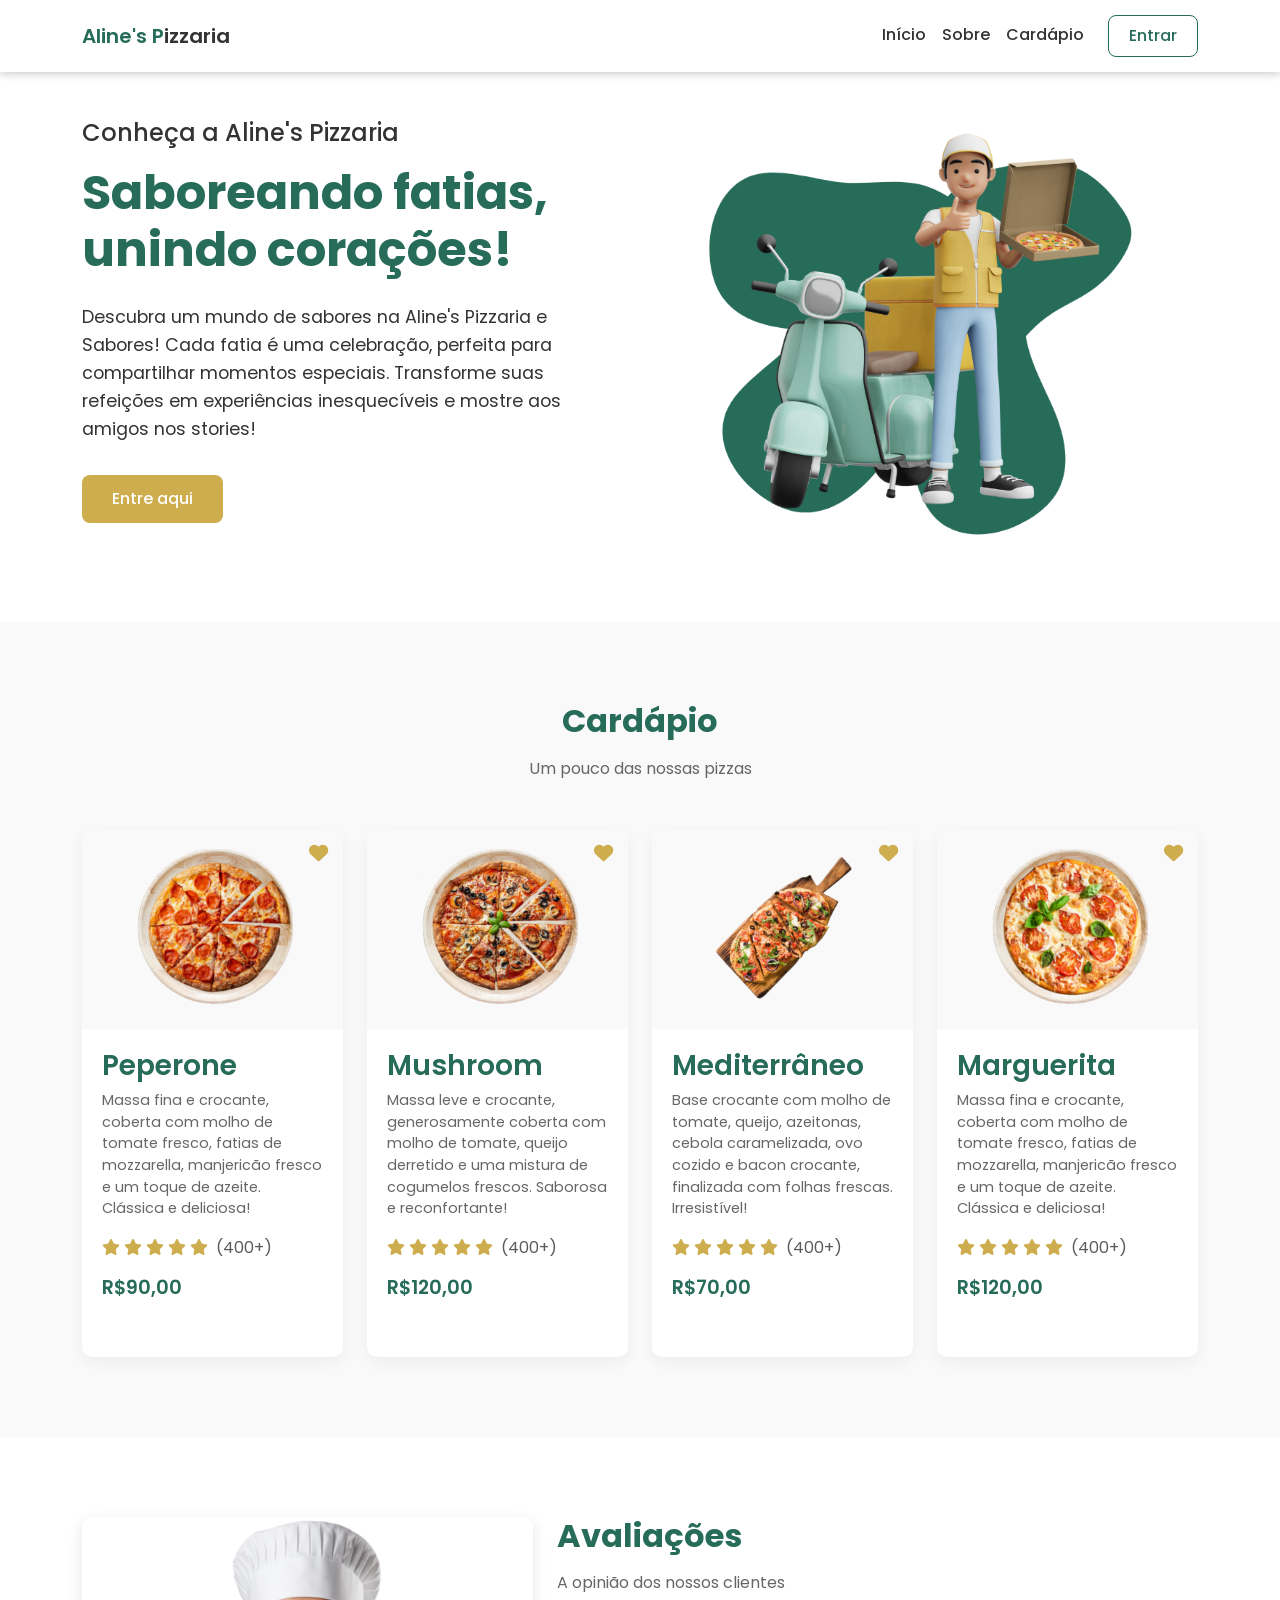
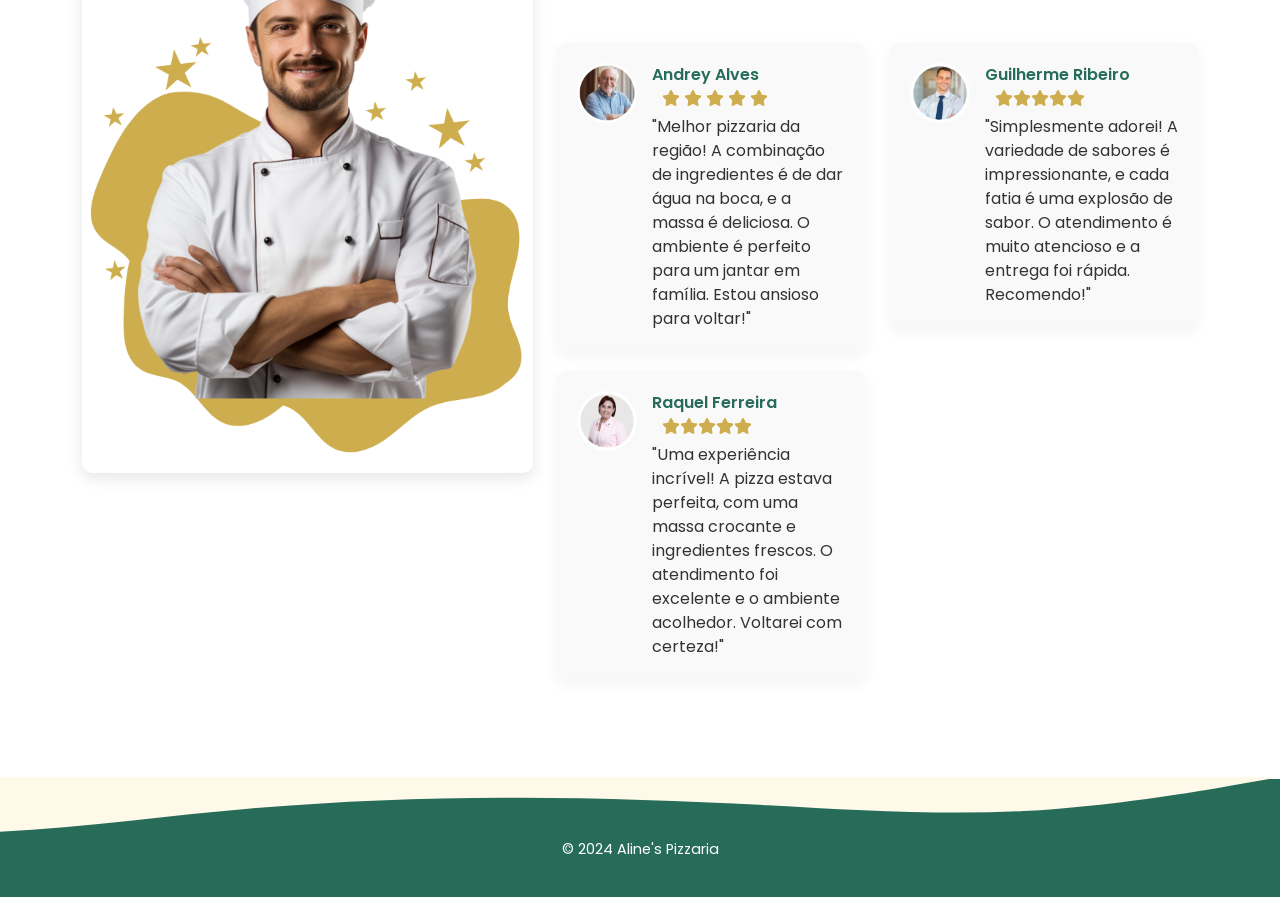
<file: index.html>
<!DOCTYPE html>
<html lang="pt-br">

<head>
    <meta charset="UTF-8">
    <meta name="viewport" content="width=device-width, initial-scale=1.0">
    <title>Aline's Pizzaria</title>
    <!-- Bootstrap CSS -->
    <link href="https://cdn.jsdelivr.net/npm/bootstrap@5.3.0/dist/css/bootstrap.min.css" rel="stylesheet">
    <!-- Font Awesome -->
    <link rel="stylesheet" href="https://cdnjs.cloudflare.com/ajax/libs/font-awesome/6.4.0/css/all.min.css">
    <!-- Google Fonts -->
    <link href="https://fonts.googleapis.com/css2?family=Poppins:wght@300;400;500;600;700&display=swap"
        rel="stylesheet">
    <style>
        :root {
            --primary-color: #266C59;
            --secondary-color: #CEAD4E;
            --light-color: #f9f9f9;
            --dark-color: #333;
        }

        body {
            font-family: 'Poppins', sans-serif;
            color: var(--dark-color);
            background-color: #fff;
        }

        /* Navbar */
        .navbar {
            background-color: #fff;
            box-shadow: 0 0.1rem 0.5rem #ccc;
            padding: 15px 0;
            position: fixed;
            top: 0;
            left: 0;
            right: 0;
            z-index: 1030;
        }

        .navbar-brand {
            font-weight: 600;
            color: var(--primary-color);
        }

        .navbar-brand span:first-child {
            color: var(--primary-color);
        }

        .navbar-brand span:last-child {
            color: var(--dark-color);
        }

        .nav-link {
            color: var(--dark-color);
            font-weight: 500;
            transition: all 0.3s;
        }

        .nav-link:hover {
            color: var(--primary-color);
        }

        .btn-primary-custom {
            background-color: #fff;
            color: var(--primary-color);
            border: 1px solid var(--primary-color);
            border-radius: 8px;
            padding: 8px 20px;
            font-weight: 500;
            transition: all 0.3s;
        }

        .btn-primary-custom:hover {
            background-color: var(--primary-color);
            color: #fff;
        }

        /* Hero Section */
        .hero-section {
            padding-top: 100px;
            padding-bottom: 80px;
        }

        .hero-content h4 {
            font-size: 1.5rem;
            margin-bottom: 1rem;
        }

        .hero-content h1 {
            font-size: 3rem;
            color: var(--primary-color);
            margin-bottom: 1.5rem;
            font-weight: 700;
        }

        .hero-content p {
            font-size: 1.1rem;
            margin-bottom: 2rem;
            line-height: 1.6;
        }

        .hero-btn {
            background-color: var(--secondary-color);
            color: #fff;
            border: none;
            border-radius: 8px;
            padding: 12px 30px;
            font-weight: 500;
            transition: all 0.3s;
        }

        .hero-btn:hover {
            background-color: #fff;
            color: var(--secondary-color);
            border: 1px solid var(--secondary-color);
        }

        /* Menu Section */
        .menu-section {
            padding: 80px 0;
            background-color: var(--light-color);
        }

        .section-title {
            color: var(--primary-color);
            font-weight: 700;
            margin-bottom: 1rem;
        }

        .section-subtitle {
            color: #666;
            margin-bottom: 3rem;
        }

        .dish-card {
            background-color: #fff;
            border-radius: 10px;
            overflow: hidden;
            box-shadow: 0 5px 15px rgba(0, 0, 0, 0.05);
            transition: all 0.3s;
            height: 100%;
            margin-bottom: 30px;
        }

        .dish-card:hover {
            transform: translateY(-10px);
            box-shadow: 0 15px 30px rgba(0, 0, 0, 0.1);
        }

        .dish-img-container {
            height: 200px;
            display: flex;
            align-items: center;
            justify-content: center;
            background-color: var(--light-color);
            padding: 20px;
        }

        .dish-img {
            max-height: 100%;
            max-width: 100%;
            object-fit: contain;
        }

        .dish-body {
            padding: 20px;
        }

        .dish-title {
            color: var(--primary-color);
            font-weight: 600;
            margin-bottom: 0.5rem;
        }

        .dish-description {
            color: #666;
            font-size: 0.9rem;
            margin-bottom: 1rem;
        }

        .dish-rating {
            color: var(--secondary-color);
            margin-bottom: 1rem;
        }

        .dish-price {
            color: var(--primary-color);
            font-weight: 600;
            font-size: 1.2rem;
        }

        .heart-icon {
            position: absolute;
            top: 15px;
            right: 15px;
            color: var(--secondary-color);
            font-size: 1.2rem;
            cursor: pointer;
            z-index: 1;
        }

        /* Testimonials Section */
        .testimonials-section {
            padding: 80px 0;
        }

        .chef-img {
            max-width: 100%;
            border-radius: 10px;
            box-shadow: 0 5px 15px rgba(0, 0, 0, 0.1);
        }

        .testimonial-card {
            background-color: var(--light-color);
            border-radius: 10px;
            padding: 20px;
            box-shadow: 0 5px 15px rgba(0, 0, 0, 0.05);
            margin-bottom: 20px;
        }

        .testimonial-avatar {
            width: 60px;
            height: 60px;
            border-radius: 50%;
            object-fit: cover;
            margin-right: 15px;
        }

        .testimonial-author {
            color: var(--primary-color);
            font-weight: 600;
            margin-bottom: 0.5rem;
        }

        .testimonial-rating {
            color: var(--secondary-color);
            display: inline-block;
            margin-left: 10px;
        }

        /* Footer */
        footer {
            background-color: var(--primary-color);
            color: #fff;
            padding: 60px 0 20px;
            position: relative;
        }

        .wave-img {
            position: absolute;
            top: -2px;
            left: 0;
            width: 100%;
        }

        .copyright {
            font-size: 0.9rem;
        }

        /* Responsive Adjustments */
        @media (max-width: 992px) {
            .hero-content h1 {
                font-size: 2.5rem;
            }

            .hero-img {
                margin-top: 30px;
            }
        }

        @media (max-width: 768px) {
            .hero-content h1 {
                font-size: 2rem;
            }

            .hero-content h4 {
                font-size: 1.2rem;
            }

            .section-title {
                font-size: 1.8rem;
            }
        }

        @media (max-width: 576px) {
            .hero-section {
                padding-top: 80px;
                padding-bottom: 60px;
            }

            .hero-content h1 {
                font-size: 1.8rem;
            }

            .hero-btn {
                padding: 10px 20px;
            }
        }
    </style>
</head>

<body>
    <!-- Navbar -->
    <nav class="navbar navbar-expand-lg navbar-light">
        <div class="container"> <!-- Container para alinhar conteúdo -->
            <a class="navbar-brand" href="#">
                A<span>line's</span> P<span>izzaria</span>
            </a>

            <!-- Botão toggle para menu mobile -->
            <button class="navbar-toggler" type="button" data-bs-toggle="collapse" data-bs-target="#navbarNav"
                aria-controls="navbarNav" aria-expanded="false" aria-label="Toggle navigation">
                <span class="navbar-toggler-icon"></span> <!-- Ícone de hamburguer -->
            </button>

            <!-- Itens do menu -->
            <div class="collapse navbar-collapse" id="navbarNav">
                <ul class="navbar-nav ms-auto"> <!-- ms-auto alinha à direita -->
                    <li class="nav-item">
                        <a class="nav-link" href="index.html">Início</a>
                    </li>
                    <li class="nav-item">
                        <a class="nav-link" href="telaS.html">Sobre</a>
                    </li>
                    <li class="nav-item">
                        <a class="nav-link" href="telaPedido.html">Cardápio</a>
                    </li>
                    <li class="nav-item ms-lg-3"> <!-- Margem apenas em telas grandes -->
                        <a class="btn btn-primary-custom" href="telaLC.html">Entrar</a>
                    </li>
                </ul>
            </div>
        </div>
    </nav>

    <!-- Seção Hero -->
    <section class="hero-section">
        <div class="container">
            <div class="row align-items-center"> <!-- Alinha verticalmente -->
                <!-- Coluna de texto -->
                <div class="col-lg-6">
                    <div class="hero-content">
                        <h4>Conheça a Aline's Pizzaria</h4>
                        <h1>Saboreando fatias, unindo corações!</h1>
                        <p>Descubra um mundo de sabores na Aline's Pizzaria e Sabores! Cada fatia é uma celebração,
                            perfeita para compartilhar momentos especiais. Transforme suas refeições em experiências
                            inesquecíveis e mostre aos amigos nos stories!</p>
                        <a href="telaLC.html" class="btn hero-btn">Entre aqui</a>
                    </div>
                </div>
                <!-- Coluna de imagem -->
                <div class="col-lg-6">
                    <img src="img/img.png" alt="Pizza deliciosa" class="img-fluid hero-img">
                </div>
            </div>
        </div>
    </section>

    <!-- Seção de Cardápio -->
    <section class="menu-section">
        <div class="container">
            <!-- Cabeçalho da seção -->
            <div class="text-center mb-5"> <!-- text-center centraliza, mb-5 margem inferior -->
                <h2 class="section-title">Cardápio</h2>
                <p class="section-subtitle">Um pouco das nossas pizzas</p>
            </div>
            <!-- Grid de produtos -->
            <div class="row">
                <!-- Card de produto (4 por linha em lg, 2 por linha em md) -->
                <div class="col-md-6 col-lg-3">
                    <div class="dish-card position-relative"> <!-- position-relative para ícone absoluto -->
                        <i class="fas fa-heart heart-icon"></i> <!-- Ícone de favorito -->
                        <div class="dish-img-container">
                            <img src="img/p1.png" class="dish-img" alt="Pizza Peperone">
                        </div>
                        <div class="dish-body">
                            <h3 class="dish-title">Peperone</h3>
                            <p class="dish-description">
                                Massa fina e crocante, coberta com molho de tomate fresco, fatias de mozzarella,
                                manjericão fresco e um toque de azeite. Clássica e deliciosa!
                            </p>
                            <div class="dish-rating">
                                <i class="fas fa-star"></i> <!-- Ícone de estrela -->
                                <i class="fas fa-star"></i> <!-- Ícone de estrela -->
                                <i class="fas fa-star"></i> <!-- Ícone de estrela -->
                                <i class="fas fa-star"></i> <!-- Ícone de estrela -->
                                <i class="fas fa-star"></i> <!-- Ícone de estrela -->
                                <span class="text-muted ms-1">(400+)</span> <!-- text-muted cor suave, ms-1 margem -->
                            </div>
                            <h4 class="dish-price">R$90,00</h4>
                        </div>
                    </div>
                </div>

                <!-- Pizza 2 -->
                <div class="col-md-6 col-lg-3">
                    <div class="dish-card position-relative"> <!-- position-relative para ícone absoluto -->
                        <i class="fas fa-heart heart-icon"></i> <!-- Ícone de favorito -->
                        <div class="dish-img-container">
                            <img src="img/p2.png" class="dish-img" alt="Pizza Mushroom">
                        </div>
                        <div class="dish-body">
                            <h3 class="dish-title">Mushroom</h3>
                            <p class="dish-description">
                                Massa leve e crocante, generosamente coberta com molho de tomate, queijo derretido e uma
                                mistura de cogumelos frescos. Saborosa e reconfortante!
                            </p>
                            <div class="dish-rating">
                                <i class="fas fa-star"></i> <!-- Ícone de estrela -->
                                <i class="fas fa-star"></i> <!-- Ícone de estrela -->
                                <i class="fas fa-star"></i> <!-- Ícone de estrela -->
                                <i class="fas fa-star"></i> <!-- Ícone de estrela -->
                                <i class="fas fa-star"></i> <!-- Ícone de estrela -->
                                <span class="text-muted ms-1">(400+)</span> <!-- text-muted cor suave, ms-1 margem -->
                            </div>
                            <h4 class="dish-price">R$120,00</h4>
                        </div>
                    </div>
                </div>


                <!-- Pizza 3 -->
                <div class="col-md-6 col-lg-3">
                    <div class="dish-card position-relative"> <!-- position-relative para ícone absoluto -->
                        <i class="fas fa-heart heart-icon"></i> <!-- Ícone de favorito -->
                        <div class="dish-img-container">
                            <img src="img/p3.png" class="dish-img" alt="Pizza Mediterrâneo">
                        </div>
                        <div class="dish-body">
                            <h3 class="dish-title">Mediterrâneo</h3>
                            <p class="dish-description">
                                Base crocante com molho de tomate, queijo, azeitonas, cebola caramelizada, ovo cozido e
                                bacon crocante, finalizada com folhas frescas. Irresistível!
                            </p>
                            <div class="dish-rating">
                                <i class="fas fa-star"></i> <!-- Ícone de estrela -->
                                <i class="fas fa-star"></i> <!-- Ícone de estrela -->
                                <i class="fas fa-star"></i> <!-- Ícone de estrela -->
                                <i class="fas fa-star"></i> <!-- Ícone de estrela -->
                                <i class="fas fa-star"></i> <!-- Ícone de estrela -->
                                <span class="text-muted ms-1">(400+)</span> <!-- text-muted cor suave, ms-1 margem -->
                            </div>
                            <h4 class="dish-price">R$70,00</h4>
                        </div>
                    </div>
                </div>

                <!-- Pizza 4 -->
                <div class="col-md-6 col-lg-3">
                    <div class="dish-card position-relative"> <!-- position-relative para ícone absoluto -->
                        <i class="fas fa-heart heart-icon"></i> <!-- Ícone de favorito -->
                        <div class="dish-img-container">
                            <img src="img/p4.png" class="dish-img" alt="Pizza Marguerita">
                        </div>
                        <div class="dish-body">
                            <h3 class="dish-title">Marguerita</h3>
                            <p class="dish-description">
                                Massa fina e crocante, coberta com molho de tomate fresco, fatias de mozzarella,
                                manjericão fresco e um toque de azeite. Clássica e deliciosa!
                            </p>
                            <div class="dish-rating">
                                <i class="fas fa-star"></i> <!-- Ícone de estrela -->
                                <i class="fas fa-star"></i> <!-- Ícone de estrela -->
                                <i class="fas fa-star"></i> <!-- Ícone de estrela -->
                                <i class="fas fa-star"></i> <!-- Ícone de estrela -->
                                <i class="fas fa-star"></i> <!-- Ícone de estrela -->
                                <span class="text-muted ms-1">(400+)</span> <!-- text-muted cor suave, ms-1 margem -->
                            </div>
                            <h4 class="dish-price">R$120,00</h4>
                        </div>
                    </div>
                </div>
            </div>
        </div>
    </section>


    <!-- Seção de Depoimentos -->
    <section class="testimonials-section">
        <div class="container">
            <div class="row">
                <!-- Coluna da imagem (visível apenas em lg) -->
                <div class="col-lg-5 d-none d-lg-block">
                    <img src="img/cf.png" class="chef-img" alt="Chef da pizzaria">
                </div>
                <!-- Coluna dos depoimentos -->
                <div class="col-lg-7">
                    <div class="mb-5"> <!-- Margem inferior grande -->
                        <h2 class="section-title">Avaliações</h2>
                        <p class="section-subtitle">A opinião dos nossos clientes</p>
                    </div>  

                    <div class="row">
                        <!-- Card de depoimento -->
                        <div class="col-md-6">
                            <div class="testimonial-card d-flex"> <!-- d-flex para alinhamento flexível -->
                                <img src="img/m11.png" class="testimonial-avatar" alt="Cliente">
                                <div>
                                    <p class="testimonial-author mb-1"> <!-- mb-1 margem pequena inferior -->
                                        Andrey Alves 
                                        <span class="testimonial-rating">
                                            <i class="fas fa-star"></i> <!-- Ícone de estrela -->
                                            <i class="fas fa-star"></i> <!-- Ícone de estrela -->
                                            <i class="fas fa-star"></i> <!-- Ícone de estrela -->
                                            <i class="fas fa-star"></i> <!-- Ícone de estrela -->
                                            <i class="fas fa-star"></i> <!-- Ícone de estrela -->
                                        </span>

                                    
                                    <p class="mb-0">
                                        "Melhor pizzaria da região! A combinação de ingredientes é de dar água na boca,
                                        e a massa é deliciosa. O ambiente é perfeito para um jantar em família. Estou
                                        ansioso para voltar!"
                                    </p>
                                </div>
                            </div>
                        </div>

                        <!-- Testimonial 2 -->
                        <div class="col-md-6">
                            <div class="testimonial-card d-flex">
                                <img src="img/m22.png" class="testimonial-avatar" alt="Cliente Guilherme Ribeiro">
                                <div>
                                    <p class="testimonial-author mb-1">
                                        Guilherme Ribeiro <span class="testimonial-rating"><i class="fas fa-star"></i><i
                                                class="fas fa-star"></i><i class="fas fa-star"></i><i
                                                class="fas fa-star"></i><i class="fas fa-star"></i></span>
                                    </p>
                                    <p class="mb-0">
                                        "Simplesmente adorei! A variedade de sabores é impressionante, e cada fatia é
                                        uma explosão de sabor. O atendimento é muito atencioso e a entrega foi rápida.
                                        Recomendo!"
                                    </p>
                                </div>
                            </div>
                        </div>

                        <!-- Testimonial 3 -->
                        <div class="col-md-6">
                            <div class="testimonial-card d-flex">
                                <img src="img/m.png" class="testimonial-avatar" alt="Cliente Raquel Ferreira">
                                <div>
                                    <p class="testimonial-author mb-1">
                                        Raquel Ferreira <span class="testimonial-rating"><i class="fas fa-star"></i><i
                                                class="fas fa-star"></i><i class="fas fa-star"></i><i
                                                class="fas fa-star"></i><i class="fas fa-star"></i></span>
                                    </p>
                                    <p class="mb-0">
                                        "Uma experiência incrível! A pizza estava perfeita, com uma massa crocante e
                                        ingredientes frescos. O atendimento foi excelente e o ambiente acolhedor.
                                        Voltarei com certeza!"
                                    </p>
                                </div>
                            </div>
                        </div>
                    </div>
                </div>
            </div>
        </div>
    </section>

    <!-- Footer -->
    <footer>
        <img src="wave.svg" class="wave-img" alt="Onda decorativa">
        <div class="container">
            <div class="text-center">
                <p class="copyright">&copy 2024 Aline's Pizzaria</p>
            </div>
        </div>
    </footer>

    <!-- Bootstrap JS -->
    <script src="https://cdn.jsdelivr.net/npm/bootstrap@5.3.0/dist/js/bootstrap.bundle.min.js"></script>
    <script>
        // Toggle heart icon color
        document.querySelectorAll('.heart-icon').forEach(icon => {
            icon.addEventListener('click', function () {
                this.classList.toggle('text-danger');
            });
        });
    </script>
</body>

</html>
</file>
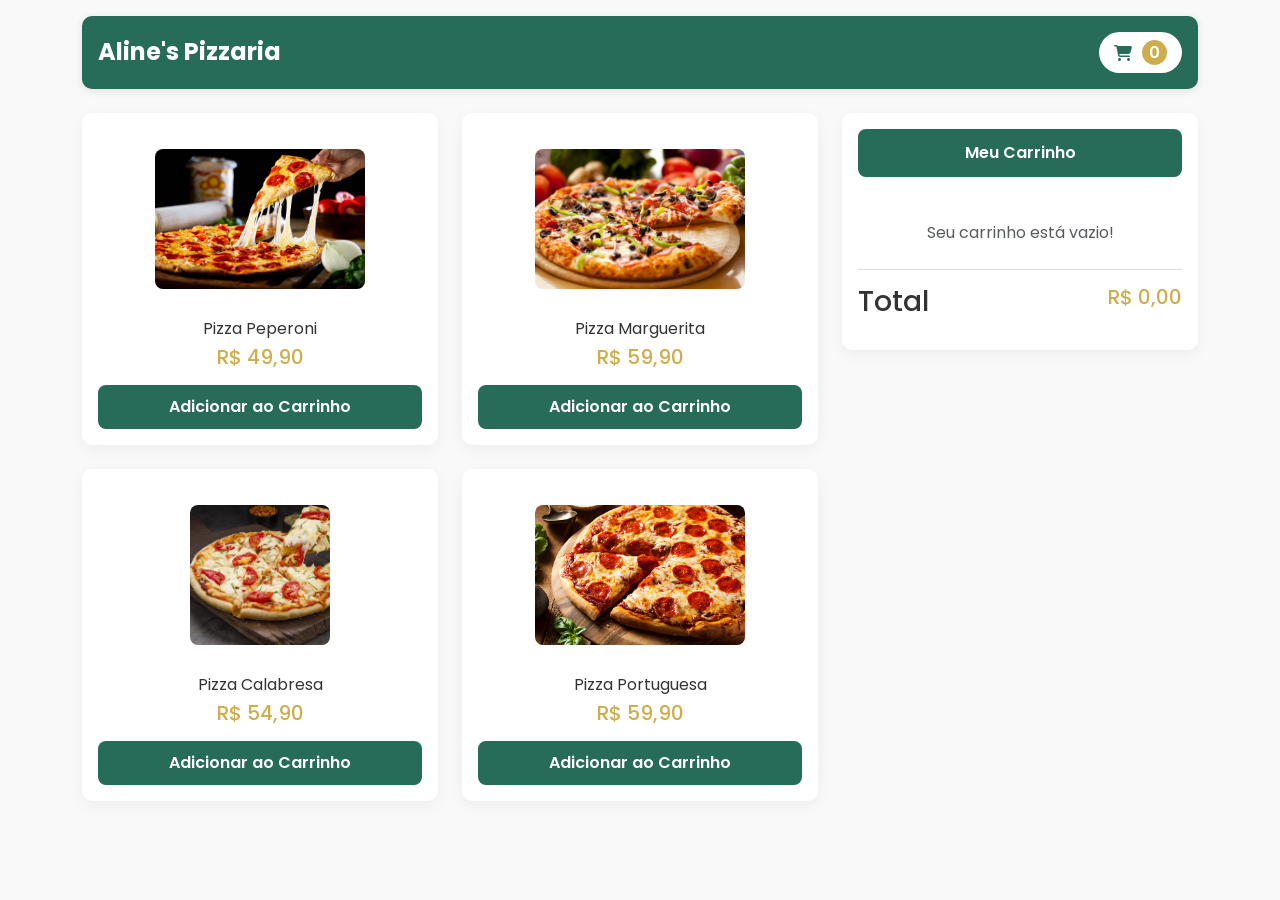
<file: fazerPedido.html>
<!DOCTYPE html>
<html lang="pt-br">
<head>
    <meta charset="UTF-8">
    <meta name="viewport" content="width=device-width, initial-scale=1.0">
    <title>Carrinho - Aline's Pizzaria</title>
    <!-- Bootstrap CSS -->
    <link href="https://cdn.jsdelivr.net/npm/bootstrap@5.3.0/dist/css/bootstrap.min.css" rel="stylesheet">
    <!-- Font Awesome -->
    <link rel="stylesheet" href="https://cdnjs.cloudflare.com/ajax/libs/font-awesome/6.4.0/css/all.min.css">
    <!-- Google Fonts -->
    <link href="https://fonts.googleapis.com/css2?family=Poppins:ital,wght@0,100;0,200;0,300;0,400;0,500;0,600;0,700;0,800;0,900;1,100;1,200;1,300;1,400;1,500;1,600;1,700;1,800;1,900&display=swap" rel="stylesheet">
    <style>
        body {
            font-family: "Poppins", sans-serif;
            background-color: #f9f9f9;
            color: #333;
        }

        .header {
            background-color: #266C59;
            border-radius: 10px;
            box-shadow: 0 2px 10px rgba(0,0,0,0.1);
        }

        .logo {
            font-size: 1.5rem;
            font-weight: bold;
            color: white;
        }

        .cart-btn {
            background-color: white;
            border-radius: 30px;
            padding: 8px 15px;
            transition: all 0.3s;
        }

        .cart-btn:hover {
            transform: translateY(-2px);
            box-shadow: 0 4px 8px rgba(0,0,0,0.1);
        }

        .fa-shopping-cart {
            color: #266C59;
            margin-right: 10px;
        }

        .cart-count {
            width: 25px;
            height: 25px;
            border-radius: 50%;
            background-color: #CEAD4E;
            color: white;
            font-weight: 600;
            display: flex;
            justify-content: center;
            align-items: center;
        }

        .product-card {
            background-color: white;
            border-radius: 10px;
            box-shadow: 0 5px 15px rgba(0,0,0,0.05);
            transition: transform 0.3s;
            height: 100%;
            display: flex;
            flex-direction: column;
        }

        .product-card:hover {
            transform: translateY(-5px);
            box-shadow: 0 10px 20px rgba(0,0,0,0.1);
        }

        .product-img {
            height: 180px;
            display: flex;
            justify-content: center;
            align-items: center;
            padding: 20px;
        }

        .product-img img {
            max-width: 100%;
            max-height: 100%;
            object-fit: cover;
            border-radius: 8px;
        }

        .product-price {
            color: #CEAD4E;
            font-size: 1.25rem;
            margin-bottom: 15px;
        }

        .add-to-cart-btn {
            background-color: #266C59;
            border: none;
            border-radius: 8px;
            padding: 10px;
            color: white;
            font-weight: 600;
            transition: all 0.3s;
            width: 100%;
        }

        .add-to-cart-btn:hover {
            background-color: #1E5545;
        }

        .cart-sidebar {
            background-color: white;
            border-radius: 10px;
            box-shadow: 0 5px 15px rgba(0,0,0,0.05);
        }

        .cart-header {
            background-color: #266C59;
            color: white;
            border-radius: 8px;
            padding: 12px;
            text-align: center;
            font-weight: 600;
            margin-bottom: 20px;
        }

        .cart-item {
            display: flex;
            align-items: center;
            padding: 12px;
            background-color: #f9f9f9;
            border-radius: 8px;
            margin-bottom: 10px;
            border-left: 4px solid #CEAD4E;
        }

        .cart-item-img {
            width: 50px;
            height: 50px;
            border-radius: 50%;
            border: 2px solid #266C59;
            display: flex;
            align-items: center;
            justify-content: center;
            overflow: hidden;
        }

        .cart-item-img img {
            width: 100%;
            height: 100%;
            object-fit: cover;
        }

        .cart-item-info {
            flex: 1;
            margin: 0 15px;
        }

        .cart-item-price {
            color: #CEAD4E;
            font-weight: 600;
        }

        .fa-trash {
            color: #e74c3c;
            cursor: pointer;
            transition: all 0.3s;
        }

        .fa-trash:hover {
            transform: scale(1.1);
        }

        .cart-footer {
            padding: 15px 0;
            border-top: 1px solid #ddd;
        }

        .total-price {
            color: #CEAD4E;
            font-size: 1.25rem;
        }

        .checkout-btn {
            background-color: #CEAD4E;
            border: none;
            border-radius: 8px;
            padding: 12px;
            color: white;
            font-weight: 600;
            transition: all 0.3s;
            width: 100%;
        }

        .checkout-btn:hover {
            background-color: #B89A43;
        }
    </style>
</head>
<body>
    <div class="container my-3">
        <header class="header d-flex justify-content-between align-items-center p-3 mb-4">
            <h1 class="logo m-0">Aline's Pizzaria</h1>
            <div class="cart-btn d-flex align-items-center">
                <i class="fas fa-shopping-cart"></i>
                <div class="cart-count" id="cart-count">0</div>
            </div>
        </header>

        <div class="row">
            <div class="col-lg-8">
                <div class="row row-cols-1 row-cols-md-2 g-4">
                    <!-- Produto 1 -->
                    <div class="col">
                        <form action="filtros/criar.php" method="post" class="h-100">
                            <div class="product-card p-3 h-100">
                                <div class="product-img">
                                    <img src="img/pizza11.jpg" alt="Pizza Peperoni" class="img-fluid">
                                </div>
                                <div class="text-center mt-2">
                                    <p class="mb-1">Pizza Peperoni</p>
                                    <h3 class="product-price mb-3">R$ 49,90</h3>
                                    <input type="hidden" name="id_produto" value="1">
                                    <input type="hidden" name="valor" value="49.90">
                                    <button type="submit" class="add-to-cart-btn" name="addCarrinho">Adicionar ao Carrinho</button>
                                </div>
                            </div>
                        </form>
                    </div>

                    <!-- Produto 2 -->
                    <div class="col">
                        <form action="filtros/criar.php" method="post" class="h-100">
                            <div class="product-card p-3 h-100">
                                <div class="product-img">
                                    <img src="img/pizza22.jpg" alt="Pizza Marguerita" class="img-fluid">
                                </div>
                                <div class="text-center mt-2">
                                    <p class="mb-1">Pizza Marguerita</p>
                                    <h3 class="product-price mb-3">R$ 59,90</h3>
                                    <input type="hidden" name="id_produto" value="2">
                                    <input type="hidden" name="valor" value="59.90">
                                    <button type="submit" class="add-to-cart-btn" name="addCarrinho">Adicionar ao Carrinho</button>
                                </div>
                            </div>
                        </form>
                    </div>

                    <!-- Produto 3 -->
                    <div class="col">
                        <form action="filtros/criar.php" method="post" class="h-100">
                            <div class="product-card p-3 h-100">
                                <div class="product-img">
                                    <img src="img/pizza33.webp" alt="Pizza Calabresa" class="img-fluid">
                                </div>
                                <div class="text-center mt-2">
                                    <p class="mb-1">Pizza Calabresa</p>
                                    <h3 class="product-price mb-3">R$ 54,90</h3>
                                    <input type="hidden" name="id_produto" value="3">
                                    <input type="hidden" name="valor" value="54.90">
                                    <button type="submit" class="add-to-cart-btn" name="addCarrinho">Adicionar ao Carrinho</button>
                                </div>
                            </div>
                        </form>
                    </div>

                    <!-- Produto 4 -->
                    <div class="col">
                        <form action="filtros/criar.php" method="post" class="h-100">
                            <div class="product-card p-3 h-100">
                                <div class="product-img">
                                    <img src="img/pizza44.jpg" alt="Pizza Portuguesa" class="img-fluid">
                                </div>
                                <div class="text-center mt-2">
                                    <p class="mb-1">Pizza Portuguesa</p>
                                    <h3 class="product-price mb-3">R$ 59,90</h3>
                                    <input type="hidden" name="id_produto" value="4">
                                    <input type="hidden" name="valor" value="59.90">
                                    <button type="submit" class="add-to-cart-btn" name="addCarrinho">Adicionar ao Carrinho</button>
                                </div>
                            </div>
                        </form>
                    </div>
                </div>
            </div>

            <div class="col-lg-4 mt-4 mt-lg-0">
                <div class="cart-sidebar p-3">
                    <div class="cart-header">
                        Meu Carrinho
                    </div>
                    <div id="carrinho-itens"></div>
                    <div class="text-center py-4 text-muted" id="carrinho-vazio">Seu carrinho está vazio!</div>
                    <div class="cart-footer d-flex justify-content-between">
                        <h3 class="m-0">Total</h3>
                        <h3 class="total-price m-0" id="total-preco">R$ 0,00</h3>
                    </div>
                    <button id="finalizar-compra" class="checkout-btn mt-3" onclick="finalizarCompra()" style="display:none;">Finalizar Compra</button>
                </div>
            </div>
        </div>
    </div>

    <!-- Bootstrap JS Bundle with Popper -->
    <script src="https://cdn.jsdelivr.net/npm/bootstrap@5.3.0/dist/js/bootstrap.bundle.min.js"></script>

    <script>
        // Carrinho de compras
        let cart = [];
        const cartCount = document.getElementById('cart-count');
        const cartItems = document.getElementById('carrinho-itens');
        const emptyCart = document.getElementById('carrinho-vazio');
        const totalPrice = document.getElementById('total-preco');
        const checkoutBtn = document.getElementById('finalizar-compra');

        // Adicionar produto ao carrinho
        document.querySelectorAll('form').forEach(form => {
            form.addEventListener('submit', function(e) {
                e.preventDefault();
                
                const formData = new FormData(this);
                const productId = formData.get('id_produto');
                const productPrice = parseFloat(formData.get('valor'));
                const productName = this.querySelector('p').textContent;
                const productImg = this.querySelector('img').src;
                
                addToCart(productId, productName, productPrice, productImg);
            });
        });

        function addToCart(id, name, price, img) {
            // Verifica se o produto já está no carrinho
            const existingItem = cart.find(item => item.id === id);
            
            if (existingItem) {
                existingItem.quantity += 1;
            } else {
                cart.push({
                    id,
                    name,
                    price,
                    img,
                    quantity: 1
                });
            }
            
            updateCart();
        }

        function updateCart() {
            // Atualiza contador do carrinho
            const totalItems = cart.reduce((sum, item) => sum + item.quantity, 0);
            cartCount.textContent = totalItems;
            
            // Atualiza lista de itens
            cartItems.innerHTML = '';
            
            if (cart.length === 0) {
                emptyCart.style.display = 'block';
                checkoutBtn.style.display = 'none';
            } else {
                emptyCart.style.display = 'none';
                checkoutBtn.style.display = 'block';
                
                cart.forEach(item => {
                    const cartItem = document.createElement('div');
                    cartItem.className = 'cart-item';
                    cartItem.innerHTML = `
                        <div class="cart-item-img">
                            <img src="${item.img}" alt="${item.name}">
                        </div>
                        <div class="cart-item-info">
                            <h4 class="mb-1">${item.name}</h4>
                            <p class="cart-item-price m-0">R$ ${item.price.toFixed(2)} x ${item.quantity}</p>
                        </div>
                        <i class="fas fa-trash" onclick="removeFromCart('${item.id}')"></i>
                    `;
                    cartItems.appendChild(cartItem);
                });
            }
            
            // Atualiza total
            const total = cart.reduce((sum, item) => sum + (item.price * item.quantity), 0);
            totalPrice.textContent = `R$ ${total.toFixed(2)}`;
        }

        function removeFromCart(id) {
            const itemIndex = cart.findIndex(item => item.id === id);
            
            if (itemIndex !== -1) {
                if (cart[itemIndex].quantity > 1) {
                    cart[itemIndex].quantity -= 1;
                } else {
                    cart.splice(itemIndex, 1);
                }
                
                updateCart();
            }
        }

        function finalizarCompra() {
            if (cart.length === 0) {
                alert('Seu carrinho está vazio!');
                return;
            }
            
            alert('Compra finalizada com sucesso! Obrigado por escolher a Aline\'s Pizzaria!');
            cart = [];
            updateCart();
        }
    </script>
</body>
</html>
</file>
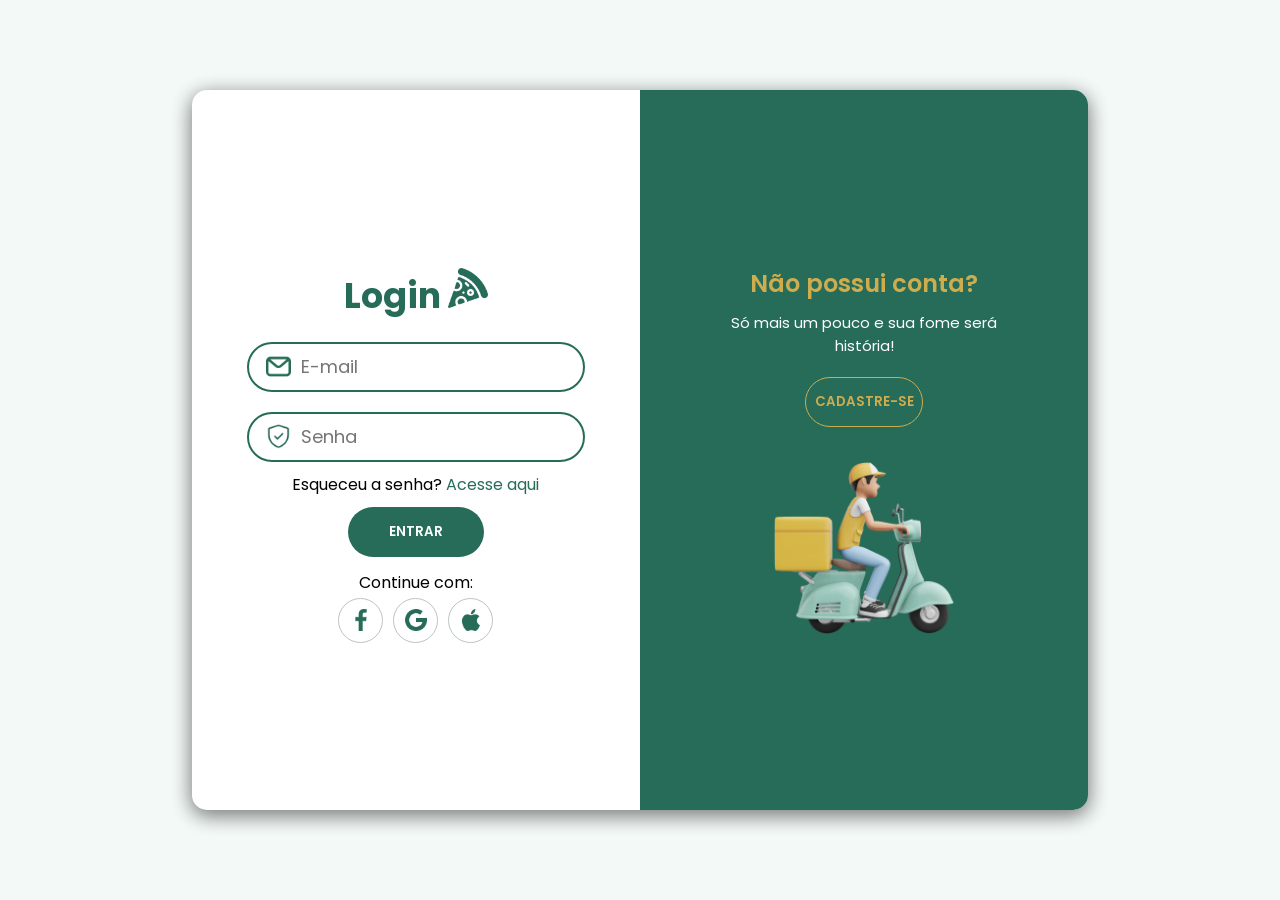
<file: telaLC.html>
<!DOCTYPE html>
<html lang="pt-br">

<head>
    <meta charset="UTF-8">
    <meta name="viewport" content="width=device-width, initial-scale=1.0">
    <link rel="stylesheet" href="css/telaLC.css">
    <script src="https://code.jquery.com/jquery-3.7.1.js"
        integrity="sha256-eKhayi8LEQwp4NKxN+CfCh+3qOVUtJn3QNZ0TciWLP4=" crossorigin="anonymous" defer></script>

    <title>login</title>
</head>

<body>

    <div class="container">
        <div class="signin-signup">
            <form action="" class="sign-in-form">
                <h2 class="title">Login <img class="lg" src="icon/pizza (2).png" alt=""></h2>
                <div class="inputfield">
                    <img class="icon" src="icon/email (2).png" alt="">
                    <input type="text" placeholder="E-mail" id="email" required>
                </div>
                <div class="inputfield">
                    <img class="icon" src="icon/escudo.png" alt="">
                    <input type="password" placeholder="Senha" id="senha" required>
                </div>
                <p>Esqueceu a senha? <a href="#" class="acessa">Acesse aqui</a></p>
                <input type="submit" value="Entrar" class="btn" id="butLogar">
                <p class="social-text">Continue com:</p>
                <div class="social-media">
                    <a href="#" class="social-icon">
                        <img class="img img_borda" src="icon/facebook-app-symbol.png" alt="">
                    </a>
                    <a href="" class="social-icon">
                        <img class="img img_borda" src="icon/google.png" alt="">
                    </a>
                    <a href="" class="social-icon">
                        <img class="img img_borda" src="icon/apple-logo.png" alt="">
                    </a>
                </div>
                <p class="account-text">Não possui conta? <a href="#" id="sign-up-btn2">Cadastre-se</a></p>
            </form>
            <form action="" class="sign-up-form">
                <h2 class="title">Cadastre-se <img class="lg" src="icon/pizza (2).png" alt=""></h2>
                <div class="inputfield">
                    <img class="icon" src="icon/perfil.png" alt="">
                    <input type="text" placeholder="Nome" id="nome" required>
                </div>
                <div class="inputfield">
                    <img class="icon" src="icon/email (2).png" alt="">
                    <input type="text" placeholder="E-mail" id="user" required>
                </div>
                <div class="inputfield">
                    <img class="icon" src="icon/phone-call.png" alt="">
                    <input type="tel" placeholder="Telefone" id="telefone" required>
                </div>
                <div class="inputfield">
                    <img class="icon" src="icon/escudo (1).png" alt="">
                    <input type="password" placeholder="Senha" id="password" required>
                </div>
                <div class="inputfield">
                    <img class="icon" src="icon/escudo.png" alt="">
                    <input type="confpassword" placeholder="Confirmar senha" required>
                </div>
                <input type="submit" value="Cadastrar" class="btn" id="btnCadastrar">
                <p class="social-text">Cadastre-se com:</p>
                <div class="social-media">
                    <a href="#" class="social-icon">
                        <img class="img img_borda" src="icon/facebook-app-symbol.png" alt="">
                    </a>
                    <a href="" class="social-icon">
                        <img class="img img_borda" src="icon/google.png" alt="">
                    </a>
                    <a href="" class="social-icon">
                        <img class="img img_borda" src="icon/apple-logo.png" alt="">
                    </a>
                </div>
                <p class="account-text">Já possui conta? <a href="#" id="sign-in-btn2">Entrar</a></p>
            </form>
        </div>
        <div class="panels-container">
            <div class="panel left-panel">
                <div class="content">
                    <h3>Já possui conta?</h3>
                    <p>A solução para sua fome está aqui!</p>
                    <a href="index.html"><button class="btn-primary" id="sign-in-btn">Entrar</button></a>
                </div>
                <img src="img/img1.png" alt="" class="image">
            </div>
            <div class="panel right-panel">
                <div class="content">
                    <h3>Não possui conta?</h3>
                    <p>Só mais um pouco e sua fome será história!</p>
                    <a href="index.html"><button class="btn-second" id="sign-up-btn">Cadastre-se</button></a>
                </div>
                <img src="img/img2.png" alt="" class="image">
            </div>
        </div>
    </div>

</body>
<script>
    const sign_in_btn = document.querySelector("#sign-in-btn");
    const sign_up_btn = document.querySelector("#sign-up-btn");
    const container = document.querySelector(".container");
    const sign_in_btn2 = document.querySelector("#sign-in-btn2");
    const sign_up_btn2 = document.querySelector("#sign-up-btn2");

    sign_up_btn.addEventListener("click", () => {
        container.classList.add("sign-up-mode");
    });

    sign_in_btn.addEventListener("click", () => {
        container.classList.remove("sign-up-mode");
    });

    sign_up_btn2.addEventListener("click", () => {
        container.classList.add("sign-up-mode2");
    });

    sign_in_btn2.addEventListener("click", () => {
        container.classList.remove("sign-up-mode2");
    });
</script>

</html>
</file>
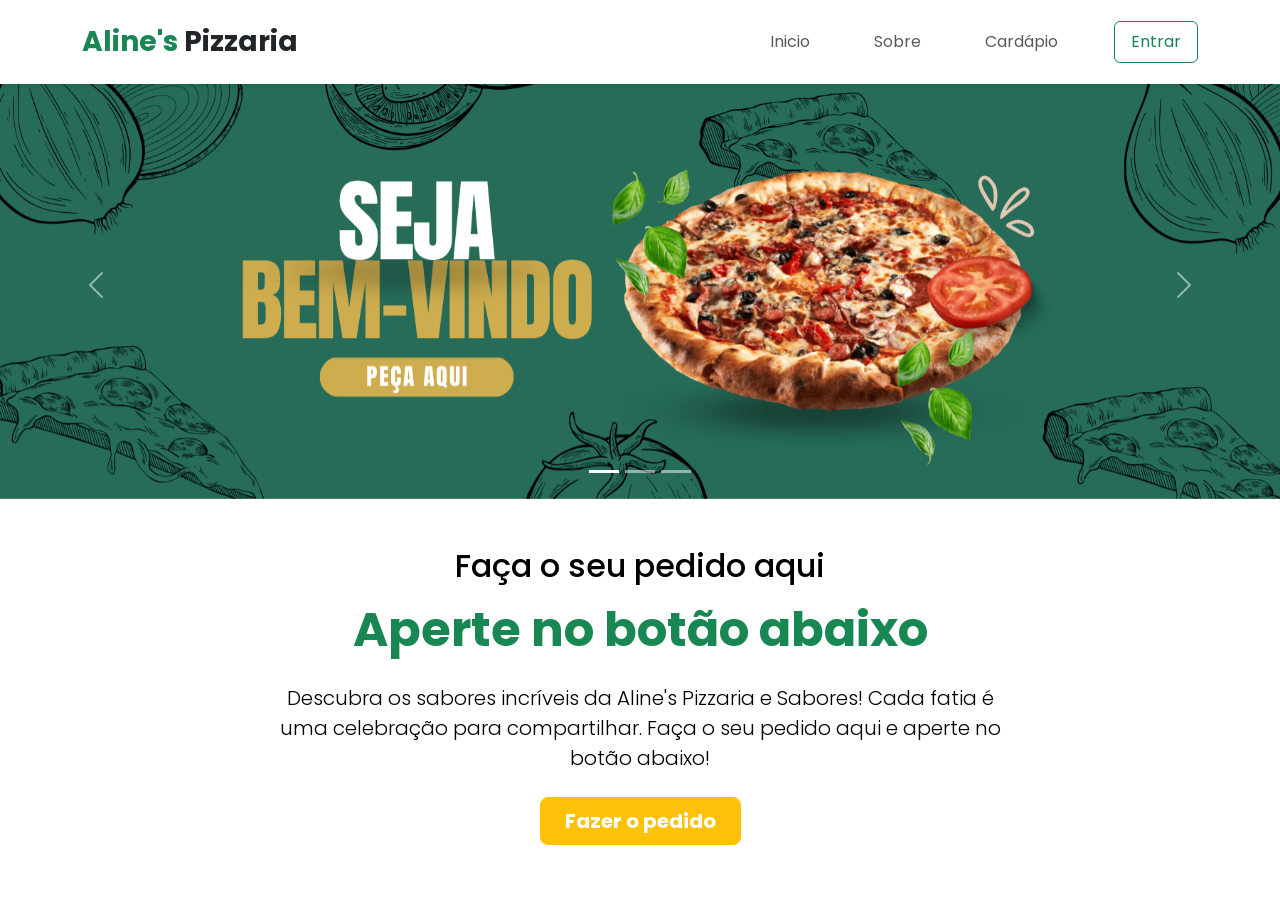
<file: telaPedido.html>
<!DOCTYPE html>
<html lang="pt-br">
<head>
    <!-- Meta tags obrigatórias -->
    <meta charset="UTF-8">
    <meta name="viewport" content="width=device-width, initial-scale=1.0">
    
    <!-- Bootstrap CSS -->
    <link href="https://cdn.jsdelivr.net/npm/bootstrap@5.3.0/dist/css/bootstrap.min.css" rel="stylesheet">
    
    <!-- Font Awesome -->
    <link rel="stylesheet" href="https://cdnjs.cloudflare.com/ajax/libs/font-awesome/6.4.0/css/all.min.css">
    
    <!-- CSS personalizado -->
    <link rel="stylesheet" href="css/principal.css">
    
    <title>Aline`s Pizzaria</title>
</head>

<body>
    <!-- Navbar Bootstrap -->
    <header>
        <nav class="navbar navbar-expand-lg navbar-light bg-white fixed-top shadow-sm py-3">
            <div class="container">
                <!-- Logo -->
                <a class="navbar-brand fw-bold fs-3" href="#">
                    <span class="text-success">Aline's</span> <span class="text-dark">Pizzaria</span>
                </a>
                
                <!-- Botão hamburguer -->
                <button class="navbar-toggler" type="button" data-bs-toggle="collapse" data-bs-target="#navbarNav" 
                        aria-controls="navbarNav" aria-expanded="false" aria-label="Toggle navigation">
                    <span class="navbar-toggler-icon"></span>
                </button>
                
                <!-- Itens do menu -->
                <div class="collapse navbar-collapse" id="navbarNav">
                    <ul class="navbar-nav ms-auto align-items-lg-center gap-lg-5">
                        <li class="nav-item">
                            <a class="nav-link" href="index.html">Inicio</a>
                        </li>
                        <li class="nav-item">
                            <a class="nav-link" href="telaS.html">Sobre</a>
                        </li>
                        <li class="nav-item">
                            <a class="nav-link" href="telaPedido.html">Cardápio</a>
                        </li>
                        <li class="nav-item">
                            <a class="btn btn-outline-success px-3 py-2" href="telaLC.html">Entrar</a>
                        </li>
                    </ul>
                </div>
            </div>
        </nav>
    </header>
    
    <!-- Carousel Bootstrap -->
    <section class="mt-5 pt-4">
        <div id="pizzaCarousel" class="carousel slide" data-bs-ride="carousel">
            <div class="carousel-indicators">
                <button type="button" data-bs-target="#pizzaCarousel" data-bs-slide-to="0" class="active" aria-current="true" aria-label="Slide 1"></button>
                <button type="button" data-bs-target="#pizzaCarousel" data-bs-slide-to="1" aria-label="Slide 2"></button>
                <button type="button" data-bs-target="#pizzaCarousel" data-bs-slide-to="2" aria-label="Slide 3"></button>
            </div>
            
            <div class="carousel-inner">
                <div class="carousel-item active">
                    <picture>
                        <source media="(max-width: 900px)" srcset="img/m1.png">
                        <img src="img/1.png" class="d-block w-100" alt="Slide 1">
                    </picture>
                </div>
                <div class="carousel-item">
                    <picture>
                        <source media="(max-width: 900px)" srcset="img/m2.png">
                        <img src="img/2.png" class="d-block w-100" alt="Slide 2">
                    </picture>
                </div>
                <div class="carousel-item">
                    <picture>
                        <source media="(max-width: 900px)" srcset="img/m3.png">
                        <img src="img/3.png" class="d-block w-100" alt="Slide 3">
                    </picture>
                </div>
            </div>
            
            <button class="carousel-control-prev" type="button" data-bs-target="#pizzaCarousel" data-bs-slide="prev">
                <span class="carousel-control-prev-icon" aria-hidden="true"></span>
                <span class="visually-hidden">Anterior</span>
            </button>
            <button class="carousel-control-next" type="button" data-bs-target="#pizzaCarousel" data-bs-slide="next">
                <span class="carousel-control-next-icon" aria-hidden="true"></span>
                <span class="visually-hidden">Próximo</span>
            </button>
        </div>
    </section>
    
    <!-- Seção principal -->
    <main class="py-5">
        <section class="container">
            <div class="row justify-content-center">
                <div class="col-lg-8 text-center">
                    <h4 class="fs-2 mb-3">Faça o seu pedido aqui</h4>
                    <h1 class="display-5 fw-bold text-success mb-4">Aperte no botão abaixo</h1>
                    <p class="lead mb-4">Descubra os sabores incríveis da Aline's Pizzaria e Sabores! Cada fatia é uma celebração para compartilhar. Faça o seu pedido aqui e aperte no botão abaixo!</p>
                    <a href="fazerPedido.html" class="btn btn-warning btn-lg px-4 py-2 text-white fw-bold">Fazer o pedido</a>
                </div>
            </div>
        </section>
    </main>

    <!-- Bootstrap Bundle com Popper -->
    <script src="https://cdn.jsdelivr.net/npm/bootstrap@5.3.0/dist/js/bootstrap.bundle.min.js"></script>
    
    <!-- Script  -->
    <script>
        // Configuração do carousel para troca automática a cada 7 segundos
        document.addEventListener('DOMContentLoaded', function() {
            const myCarousel = document.getElementById('pizzaCarousel');
            const carousel = new bootstrap.Carousel(myCarousel, {
                interval: 7000,
                wrap: true
            });
        });
    </script>
</body>
</html>
</file>
<file: css/telaLC.css>
@import url('https://fonts.googleapis.com/css2?family=Poppins:ital,wght@0,100;0,200;0,300;0,400;0,500;0,600;0,700;0,800;0,900;1,100;1,200;1,300;1,400;1,500;1,600;1,700;1,800;1,900&display=swap');

* {
    margin: 0;
    padding: 0;
    box-sizing: border-box;
    font-family: "Poppins", sans-serif;
}

body {
    display: flex;
    align-items: center;
    justify-content: center;
    min-height: 100vh;
    background: #f3f9f7;
}

.container {
    position: relative;
    width: 70vw;
    height: 80vh;
    background: #fff;
    border-radius: 15px;
    box-shadow: 0 4px 20px 0 rgba(0, 0, 0, 0.3), 0 6px 20px 0 rgba(0, 0, 0, 0.3);
    overflow: hidden;
}

h2{
    margin-top: 10px;
}

.container::before {
    content: "";
    position: absolute;
    top: 0;
    left: -50%;
    width: 100%;
    height: 100%;
    background: #266C59;
    z-index: 6;
    transform: translateX(100%);
    transition: 1s ease-in-out;
}

.signin-signup {
    position: absolute;
    top: 0;
    left: 0;
    width: 100%;
    height: 100%
    ;display: flex;
    align-items: center;
    justify-content: space-around;
    z-index: 5;
}

form {
    display: flex;
    align-items: center;
    justify-content: center;
    flex-direction: column;
    width: 40%;
    min-width: 238px;
    padding: 0 10px;
}

form.sign-in-form {
    opacity: 1;
    transition: 0.5s ease-in-out;
    transition-delay: 1s;
}

form.sign-up-form {
    opacity: 0;
    transition: 0.5s ease-in-out;
    transition-delay: 1s;
}

.title {
    font-size: 35px;
    color: #266C59;
    margin-bottom: 10px;
}

.inputfield {
    width: 100%;
    height: 50px;
    background: white;
    margin: 10px 0;
    border: 2px solid #266C59;
    border-radius: 50px;
    display: flex;
    align-items: center;
}

.inputfield i {
    flex: 1;
    text-align: center;
    color: #266C59;
    font-size: 18px;
}

.inputfield input {
    flex: 5;
    background: none;
    border: none;
    outline: none;
    width: 100%;
    font-size: 18px;
    color: black;
}

.btn {
    width: 40%;
    height: 50px;
    border: none;
    left: 0;
    border-radius: 50px;
    background: #266C59;
    color: #fff;
    font-weight: 600;
    margin: 10px 0;
    text-transform: uppercase;
}

.btn:hover {
    background: white;
    color: #266C59;
    border: 1px solid #266C59;
    cursor: pointer;
}

.social-text {
    margin: 3px 0;
    font-size: 16px;
}

.social-media {
    display: flex;
    justify-content: center;
}

.social-icon {
    height: 45px;
    width: 45px;
    display: flex;
    align-items: center;
    justify-content: center;
    color: #95a5a6;
    border: 1px solid #bdc3c7;
    border-radius: 50px;
    margin: 0 5px;
}

a {
    text-decoration: none;
}

.social-icon:hover {
    color: white;
    border-color: #266C59;
}

.panels-container {
    position: absolute;
    top: 0;
    left: 0;
    width: 100%;
    height: 100%;
    display: flex;
    align-items: center;
    justify-content: space-around;
}

.img_borda {
    width: 50%;
}

.icon {
    position: relative;
    left: 5%;
    width: 25px;
}

.lg{
    width: 40px;
}

.panel {
    display: flex;
    flex-direction: column;
    align-items: center;
    justify-content: space-around;
    width: 35%;
    min-width: 238px;
    padding: 0 10px;
    text-align: center;
    z-index: 6;
}

.left-panel {
    pointer-events: none;
}

.content {
    color: #fff;
    transition: 1.1s ease-in-out;
    transition-delay: 0.5s;
}

.panel h3 {
    font-size: 24px;
    font-weight: 600;
    color: #CEAD4E;
}

.panel p {
    font-size: 15px;
    padding: 10px 0;
}

.image {
    width: 100%;
    transition: 1.1s ease-in-out;
    transition-delay: 0.4s;
    margin-top: 25px;
}

.left-panel .image,
.left-panel .content {
    transform: translateX(-200%);
}

input {
    position: relative;
    left: 8%;
}

.acessa{
    color: #266C59;
}

.right-panel .image,
.right-panel .content {
    transform: translateX(0);
}

.account-text {
    display: none;
}

.container.sign-up-mode::before {
    transform: translateX(0);
}

.container.sign-up-mode .right-panel .image,
.container.sign-up-mode .right-panel .content {
    transform: translateX(200%);
}

.container.sign-up-mode .left-panel .image,
.container.sign-up-mode .left-panel .content {
    transform: translateX(0);
}

.container.sign-up-mode form.sign-in-form {
    opacity: 0;
}

.container.sign-up-mode form.sign-up-form {
    opacity: 1;
}

.container.sign-up-mode .right-panel {
    pointer-events: none;
}

.container.sign-up-mode .left-panel {
    pointer-events: all;
}

.btn-second{
    width: 40%;
    height: 50px;
    border: 1px solid #CEAD4E;
    left: 0;
    border-radius: 50px;
    background: #266C59;
    color: #CEAD4E;
    font-weight: 600;
    margin: 10px 0;
    text-transform: uppercase;
}

.btn-second:hover {
    background: white;
    color: #CEAD4E;
    border: 1px solid #CEAD4E;
    cursor: pointer;
}

.btn-primary{
    width: 40%;
    height: 50px;
    border: 1px solid #CEAD4E;
    left: 0;
    border-radius: 50px;
    background: #266C59;
    color: #CEAD4E;
    font-weight: 600;
    margin: 10px 0;
    text-transform: uppercase;
}

.btn-primary:hover {
    background: white;
    color: #CEAD4E;
    border: 1px solid #CEAD4E;
    cursor: pointer;
}

@media (max-width: 779px) {
    .container {
        width: 100vw;
        height: 100vh;
    }
}

@media (max-width: 635px) {
    .container::before {
        display: none;
    }
    form {
        width: 80%;
    }
    form.sign-up-form {
        display: none;
    }
    .container.sign-up-mode2 form.sign-up-form {
        display: flex;
        opacity: 1;
    }
    .container.sign-up-mode2 form.sign-in-form {
        display: none;
    }
    .panels-container {
        display: none;
    }
    .account-text {
        display: initial;
        margin-top: 30px;
    }
}

@media (max-width: 320px) {
    form {
        width: 90%;
    }
}
</file>
<file: css/principal.css>
@import url('https://fonts.googleapis.com/css2?family=Poppins:ital,wght@0,100;0,200;0,300;0,400;0,500;0,600;0,700;0,800;0,900;1,100;1,200;1,300;1,400;1,500;1,600;1,700;1,800;1,900&display=swap');

        * {
            margin: 0;
            padding: 0;
            box-sizing: border-box;
            font-family: "Poppins", sans-serif;
            list-style: none;
            text-decoration: none;
        }

        body {
            color: black;
            background-color: white;
            overflow-x: hidden;
        }

        /* Header e Navegação */
        .navigation {
            display: flex;
            align-items: center;
            justify-content: space-between;
            padding: 18px 40px;
            box-shadow: 0 0.1rem 0.5rem #ccc;
            width: 100%;
            background-color: white;
            position: fixed;
            z-index: 1000;
            top: 0;
            transition: all 0.5s;
        }

        .btn-primary {
            padding: 9px 15px;
            font-size: 14px;
            background: white;
            color: #266C59;
            border-radius: 10px;
            font-weight: 500;
            transition: all 0.5s;
            border: 1px solid #266C59;
        }

        .btn-primary:hover {
            background: #266C59;
            color: white;
        }

        .navigation .logo {
            color: #266C59;
            font-size: 1.5rem;
            font-weight: 600;
        }

        .logo span {
            color: black;
        }

        .nav-menu {
            display: flex;
            align-items: center;
            gap: 5rem;
        }

        .nav-menu li a {
            color: black;
            font-size: 14px;
            font-weight: 500;
            transition: all 0.5s;
        }

        .nav-menu li a:hover {
            color: #266C59;
        }

        /* Menu Hamburguer */
        .menu {
            cursor: pointer;
            display: none;
            flex-direction: column;
            justify-content: space-between;
            width: 28px;
            height: 21px;
        }

        .menu .bar {
            display: block;
            width: 100%;
            height: 3px;
            border-radius: 3px;
            background: black;
            transition: all 0.3s;
        }

        .menu .bar:nth-child(1),
        .menu .bar:nth-child(3) {
            background: #266C59;
        }

        .menu.ativo .bar:nth-child(1) {
            transform: translateY(8px) rotate(45deg);
        }

        .menu.ativo .bar:nth-child(2) {
            opacity: 0;
        }

        .menu.ativo .bar:nth-child(3) {
            transform: translateY(-8px) rotate(-45deg);
        }

        /* Slider */
        section.slider {
            position: relative;
            top: 77px;
            width: 100%;
            height: auto;
            overflow: hidden;
            margin-bottom: 2rem;
        }

        .slider-content {
            width: 400%;
            height: auto;
            display: flex;
            transition: all 0.5s ease;
        }

        .slider-content input,
        .img-mobile {
            display: none;
        }

        .slide-box {
            width: 25%;
            height: auto;
            position: relative;
            text-align: center;
        }

        .slide-box img {
            width: 100%;
            height: auto;
        }

        /* Conteúdo Principal */
        .home {
            width: 100%;
            min-height: calc(100vh - 77px);
            display: flex;
            justify-content: center;
            align-items: center;
            padding: 2rem;
            margin-top: -50px;
        }

        .home-text {
            max-width: 37rem;
            text-align: center;
            padding: 1rem;
        }

        .home-text .text-h4 {
            font-size: 1.9rem;
            color: black;
            margin-bottom: 0.5rem;
        }

        .home-text .text-h1 {
            font-size: 2.5rem;
            margin-bottom: 1rem;
            color: #266C59;
        }

        .home-text p {
            margin-bottom: 1.7rem;
            font-size: 1rem;
            line-height: 1.5;
        }

        .home-btn {
            padding: 12px 30px;
            font-size: 1rem;
            background: #CEAD4E;
            color: white;
            border-radius: 10px;
            font-weight: 500;
            transition: all 0.5s;
            border: none;
            cursor: pointer;
            display: inline-block;
        }

        .home-btn:hover {
            background: white;
            color: #CEAD4E;
            border: 1px solid #CEAD4E;
        }

        /* Navegação do Slider */
        .nav-auto, .nav-manual {
            position: absolute;
            width: 100%;
            bottom: 20px;
            display: flex;
            justify-content: center;
            gap: 10px;
        }

        .nav-auto div, .nav-manual label {
            border: 2px solid #266C59;
            padding: 5px;
            border-radius: 50%;
            cursor: pointer;
            transition: 0.5s;
        }

        .nav-auto div:not(:last-child), .nav-manual label:not(:last-child) {
            margin-right: 10px;
        }

        #radio1:checked ~ .nav-auto .auto-btn1,
        #radio2:checked ~ .nav-auto .auto-btn2,
        #radio3:checked ~ .nav-auto .auto-btn3 {
            background: #266C59;
        }

        /* Responsividade */
        @media screen and (max-width: 900px) {
            .img-desktop {
                display: none;
            }

            .img-mobile {
                display: block;
            }

            .nav-auto, .nav-manual {
                margin-top: 30%;
            }
        }

        @media (max-width: 768px) {
            .navigation {
                padding: 15px 20px;
            }

            .menu {
                display: flex;
            }

            .nav-menu {
                position: fixed;
                right: -100%;
                top: 70px;
                width: 80%;
                height: calc(100vh - 70px);
                flex-direction: column;
                background: white;
                gap: 1rem;
                padding: 2rem;
                transition: 0.5s;
                box-shadow: -5px 0 10px rgba(0, 0, 0, 0.1);
            }

            .nav-menu.ativo {
                right: 0;
            }

            .nav-item {
                margin: 1rem 0;
                text-align: center;
            }

            .home-text .text-h4 {
                font-size: 1.5rem;
            }

            .home-text .text-h1 {
                font-size: 2rem;
            }

            .home-text p {
                font-size: 0.9rem;
            }
        }

        @media (max-width: 480px) {
            .navigation .logo {
                font-size: 1.2rem;
            }

            .home-text {
                margin-top: 100px;
            }

            .home-text .text-h4 {
                font-size: 1.3rem;
            }

            .home-text .text-h1 {
                font-size: 1.8rem;
            }

            .home-btn {
                padding: 10px 25px;
                font-size: 0.9rem;
            }
        }
</file>
